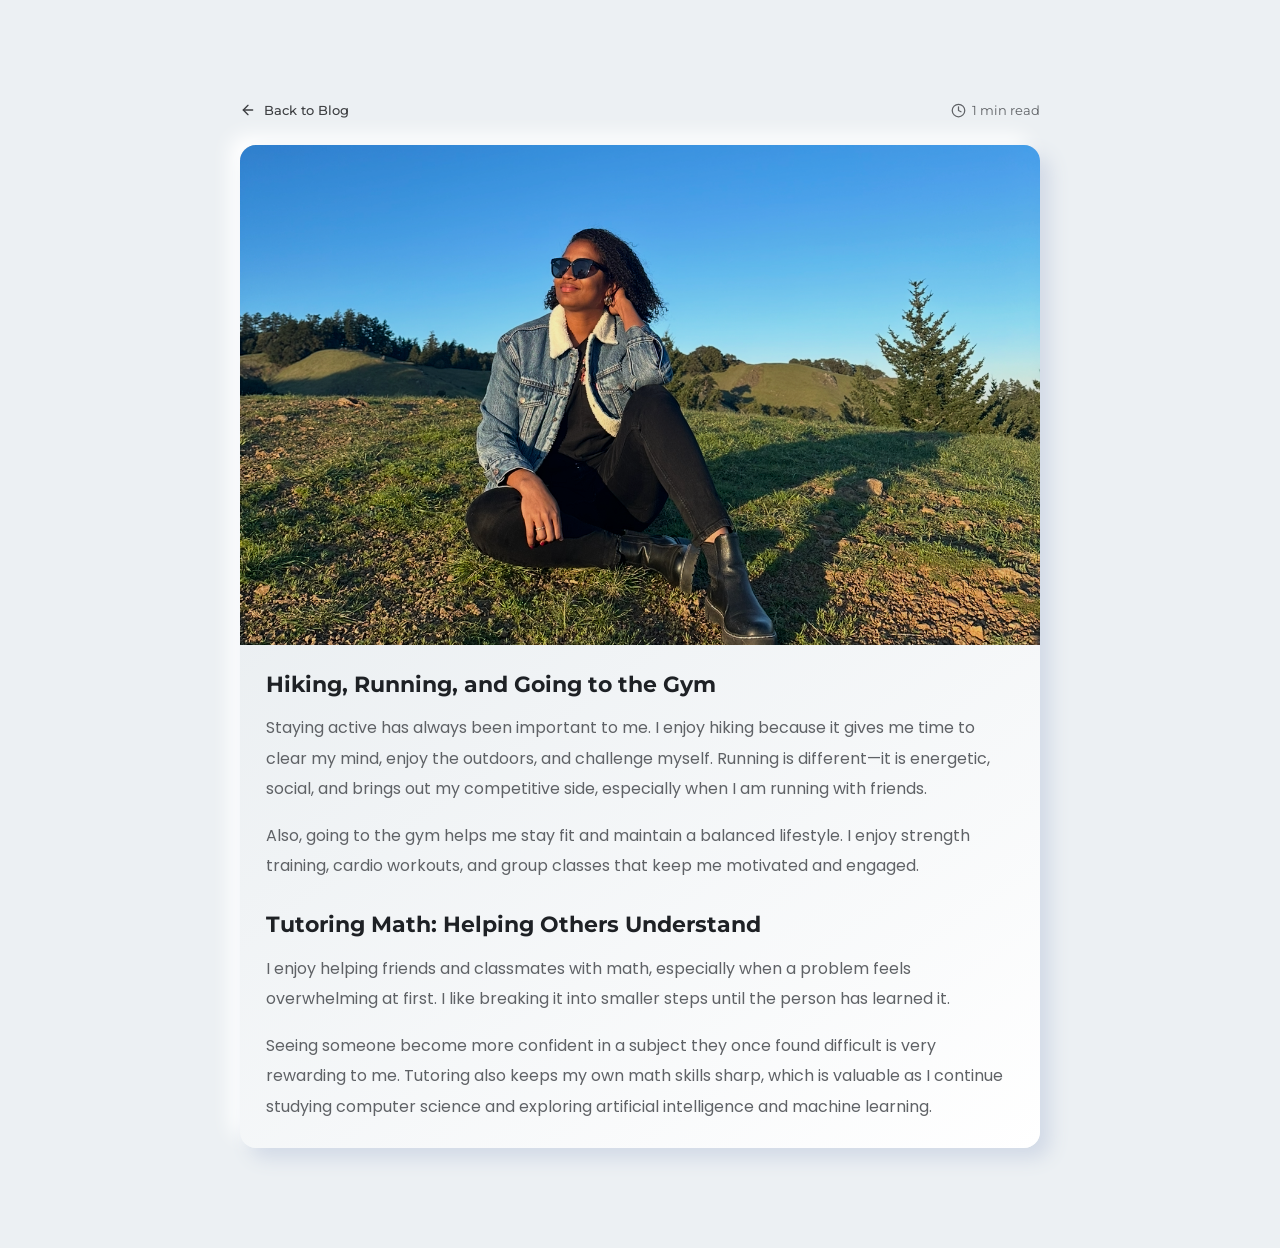
<file: blog-hobby.html>
<!DOCTYPE html>
<html lang="en">
<head>
  <meta charset="UTF-8" />
  <meta name="viewport" content="width=device-width, initial-scale=1.0" />
  <title>Hobby Blog | Tania St Vil</title>
  <meta name="description" content="Hobbies, events, and interests from Tania St Vil." />
  <link rel="stylesheet" href="assets/css/style.css" />
</head>
<body>
  <main>
    <section class="section-gap">
      <div class="container" style="max-width: 860px;">
        <div class="article-page__topbar">
          <a class="blog-card__link" href="index.html#blog">
            <svg viewBox="0 0 24 24" fill="none" stroke="currentColor" stroke-width="2" stroke-linecap="round" stroke-linejoin="round"><line x1="19" y1="12" x2="5" y2="12"></line><polyline points="12 19 5 12 12 5"></polyline></svg>
            Back to Blog
          </a>
          <span class="blog-card__readtime"><svg viewBox="0 0 24 24" fill="none" stroke="currentColor" stroke-width="2" stroke-linecap="round" stroke-linejoin="round"><circle cx="12" cy="12" r="10"/><polyline points="12 6 12 12 16 14"/></svg>1 min read</span>
        </div>

        <article class="blog-card reveal visible">
          <div class="blog-card__thumb">
            <img src="assets/images/hobb.png" alt="Hobby blog cover" />
          </div>
          <div class="blog-card__body">
         <section class="article-page__section">
  <h2>Hiking, Running, and Going to the Gym</h2>

  <p>
    Staying active has always been important to me. I enjoy hiking because it
    gives me time to clear my mind, enjoy the outdoors, and challenge myself.
    Running is different—it is energetic, social, and brings out my competitive
    side, especially when I am running with friends.
  </p>
  <p>Also, going to the gym helps me stay fit and maintain a balanced lifestyle. I enjoy strength training, cardio workouts, and group classes that keep me motivated and engaged.</p>


</section>


<section class="article-page__section">
  <h2>Tutoring Math: Helping Others Understand</h2>

  <p>
    I enjoy helping friends and classmates with math, especially when a
    problem feels overwhelming at first. I like breaking it into smaller steps until the person has learned it.
  </p>

  <p>
    Seeing someone become more confident in a subject they once found
    difficult is very rewarding to me. Tutoring also keeps my own math skills
    sharp, which is valuable as I continue studying computer science and
    exploring artificial intelligence and machine learning.
  </p>
</section> </div>
        </article>
      </div>
    </section>
  </main>
</body>
</html>
</file>
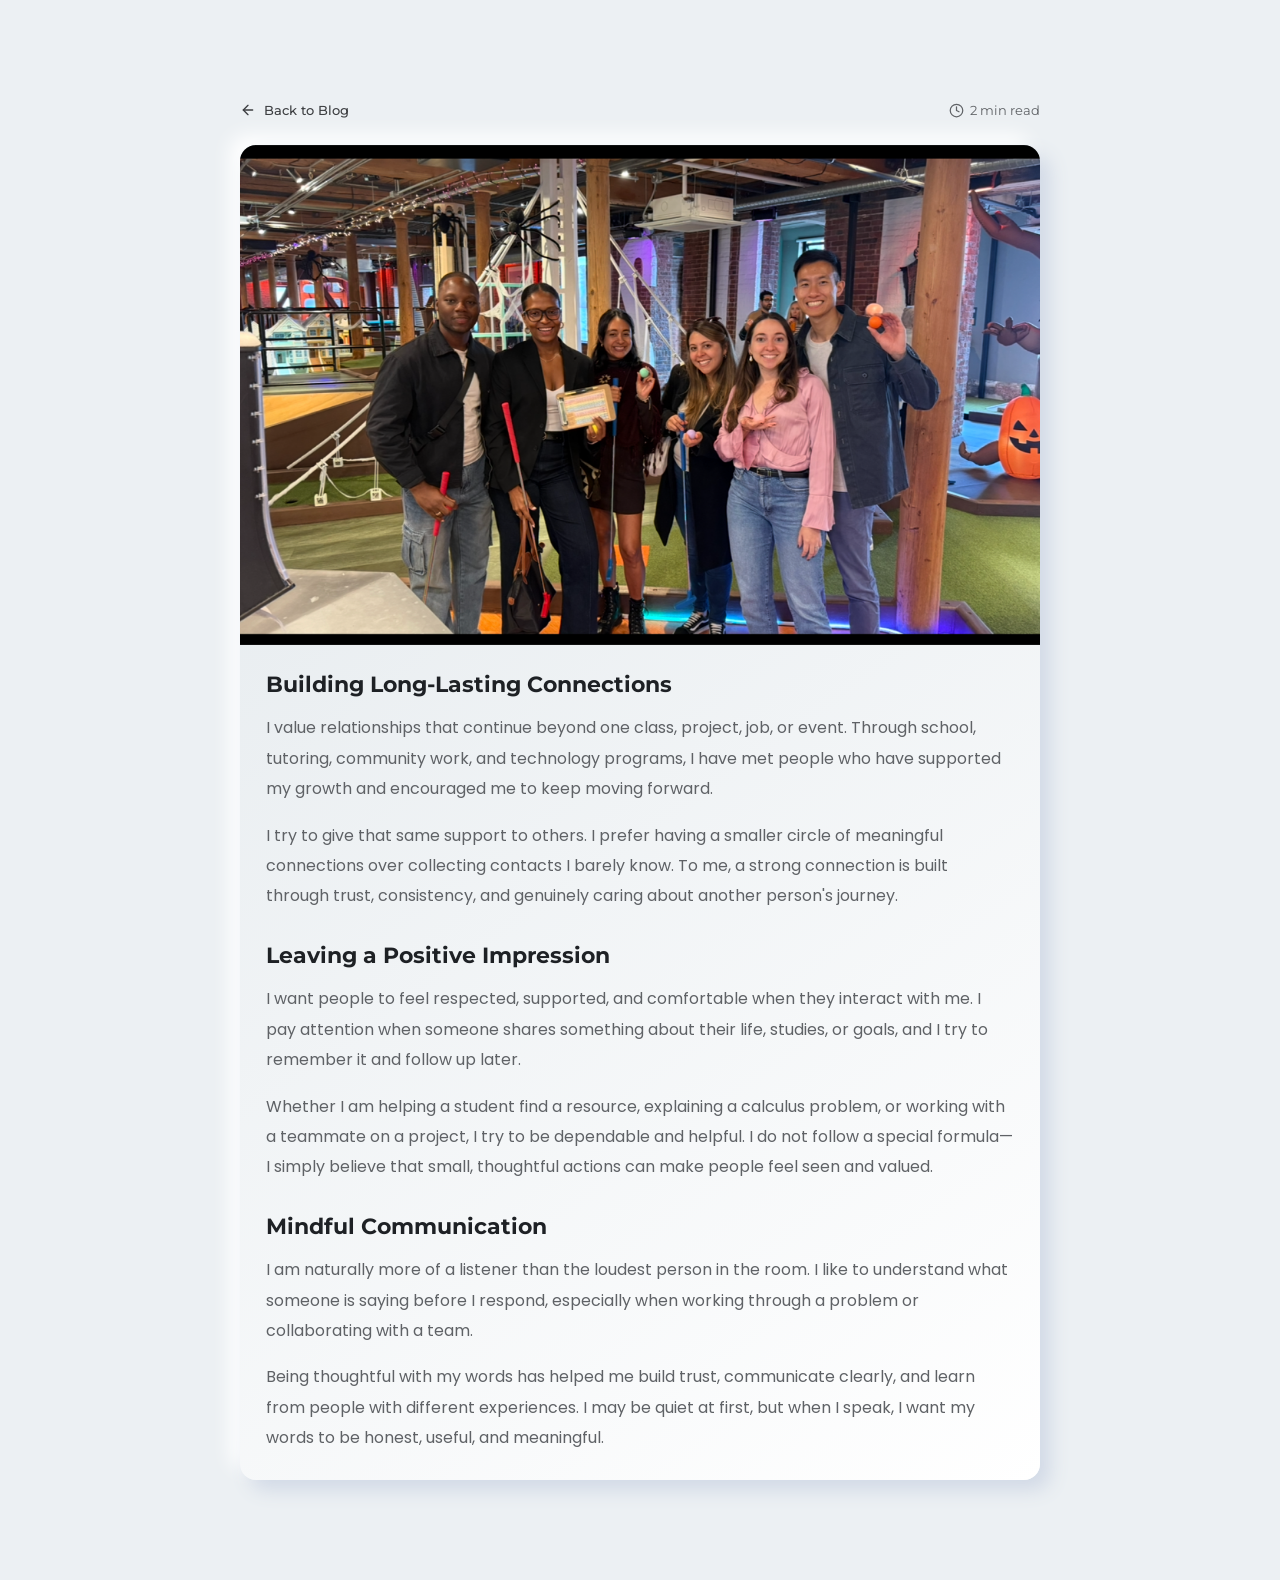
<file: blog-personal.html>
<!DOCTYPE html>
<html lang="en">
<head>
  <meta charset="UTF-8" />
  <meta name="viewport" content="width=device-width, initial-scale=1.0" />
  <title>Personal Blog | Tania St Vil</title>
  <meta name="description" content="Personal reflections and life moments from Tania St Vil." />
  <link rel="stylesheet" href="assets/css/style.css" />
</head>
<body>
  <main>
    <section class="section-gap">
      <div class="container" style="max-width: 860px;">
        <div class="article-page__topbar">
          <a class="blog-card__link" href="index.html#blog">
            <svg viewBox="0 0 24 24" fill="none" stroke="currentColor" stroke-width="2" stroke-linecap="round" stroke-linejoin="round"><line x1="19" y1="12" x2="5" y2="12"></line><polyline points="12 19 5 12 12 5"></polyline></svg>
            Back to Blog
          </a>
          <span class="blog-card__readtime"><svg viewBox="0 0 24 24" fill="none" stroke="currentColor" stroke-width="2" stroke-linecap="round" stroke-linejoin="round"><circle cx="12" cy="12" r="10"/><polyline points="12 6 12 12 16 14"/></svg>2 min read</span>
        </div>

        <article class="blog-card reveal visible">
          <div class="blog-card__thumb">
            <img src="assets/images/personal.png" alt="Personal blog cover" />
          </div>
          <div class="blog-card__body">
            <section class="article-page__section">
  <h2>Building Long-Lasting Connections</h2>

  <p>
    I value relationships that continue beyond one class, project, job, or
    event. Through school, tutoring, community work, and technology programs,
    I have met people who have supported my growth and encouraged me to keep
    moving forward.
  </p>

  <p>
    I try to give that same support to others. I prefer having a smaller
    circle of meaningful connections over collecting contacts I barely know.
    To me, a strong connection is built through trust, consistency, and
    genuinely caring about another person's journey.
  </p>
</section>


<section class="article-page__section">
  <h2>Leaving a Positive Impression</h2>

  <p>
    I want people to feel respected, supported, and comfortable when they
    interact with me. I pay attention when someone shares something about
    their life, studies, or goals, and I try to remember it and follow up
    later.
  </p>

  <p>
    Whether I am helping a student find a resource, explaining a calculus
    problem, or working with a teammate on a project, I try to be dependable
    and helpful. I do not follow a special formula—I simply believe that small,
    thoughtful actions can make people feel seen and valued.
  </p>
</section>


<section class="article-page__section">
  <h2>Mindful Communication</h2>

  <p>
    I am naturally more of a listener than the loudest person in the room. I
    like to understand what someone is saying before I respond, especially
    when working through a problem or collaborating with a team.
  </p>

  <p>
    Being thoughtful with my words has helped me build trust, communicate
    clearly, and learn from people with different experiences. I may be quiet
    at first, but when I speak, I want my words to be honest, useful, and
    meaningful.
  </p>
</section>
</div>
        </article>
      </div>
    </section>
  </main>
</body>
</html>
</file>
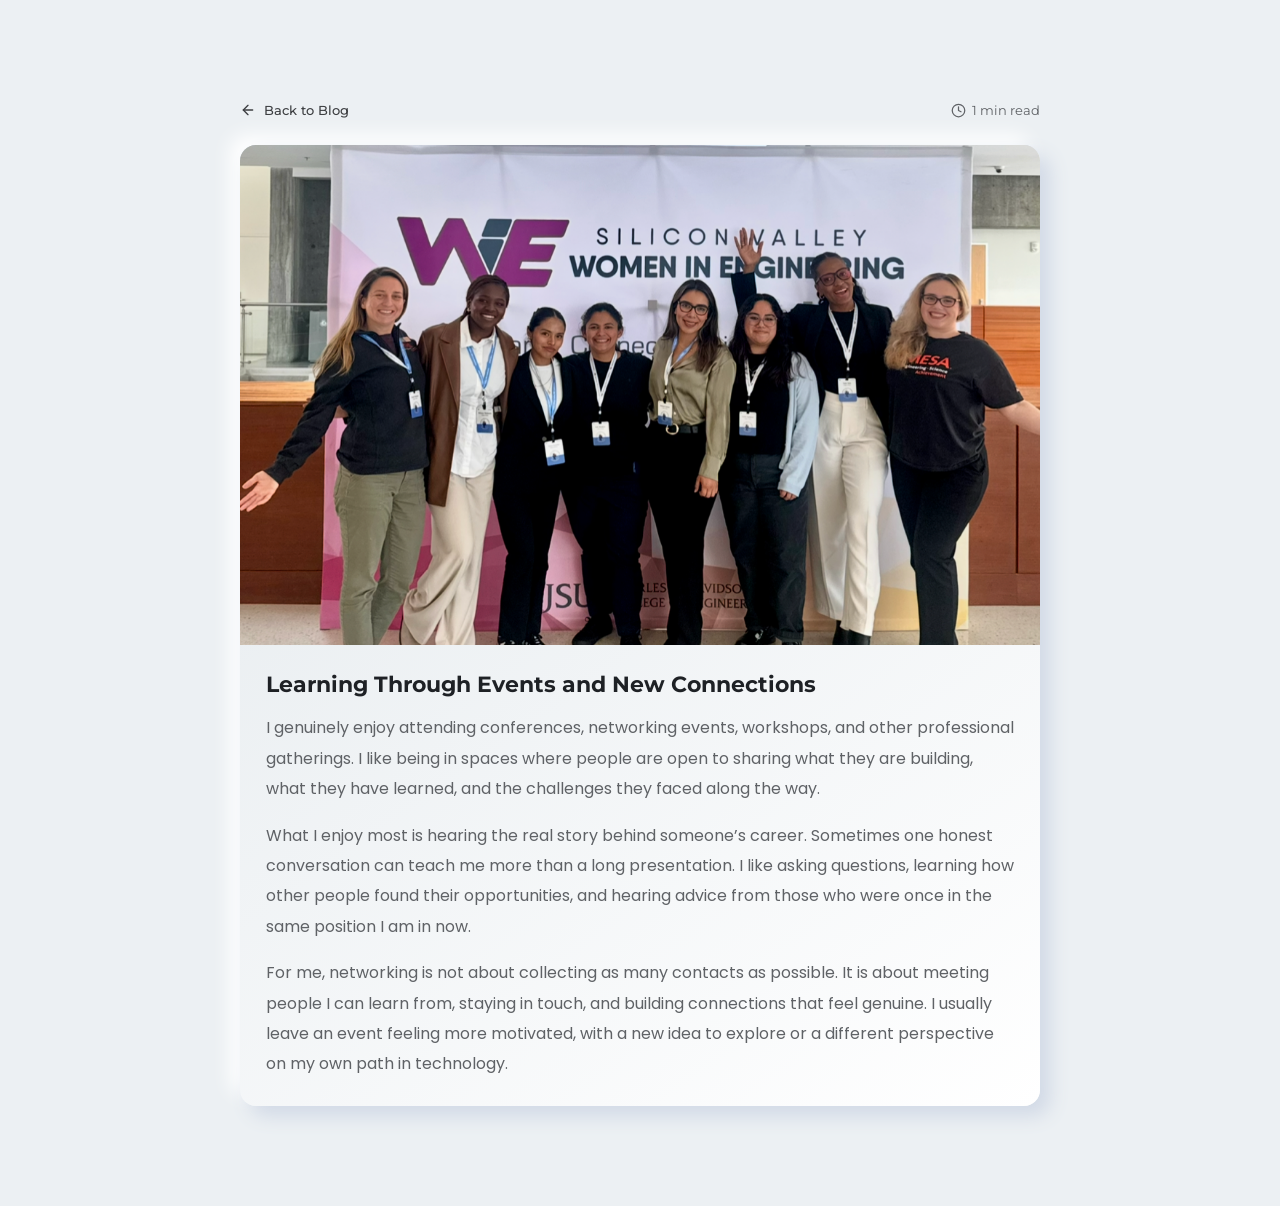
<file: blog-professional.html>
<!DOCTYPE html>
<html lang="en">
<head>
  <meta charset="UTF-8" />
  <meta name="viewport" content="width=device-width, initial-scale=1.0" />
  <title>Professional Blog | Tania St Vil</title>
  <meta name="description" content="Professional updates, projects, and technical growth by Tania St Vil." />
  <link rel="stylesheet" href="assets/css/style.css" />
</head>
<body>
  <main>
    <section class="section-gap">
      <div class="container" style="max-width: 860px;">
        <div class="article-page__topbar">
          <a class="blog-card__link" href="index.html#blog">
            <svg viewBox="0 0 24 24" fill="none" stroke="currentColor" stroke-width="2" stroke-linecap="round" stroke-linejoin="round"><line x1="19" y1="12" x2="5" y2="12"></line><polyline points="12 19 5 12 12 5"></polyline></svg>
            Back to Blog
          </a>
          <span class="blog-card__readtime"><svg viewBox="0 0 24 24" fill="none" stroke="currentColor" stroke-width="2" stroke-linecap="round" stroke-linejoin="round"><circle cx="12" cy="12" r="10"/><polyline points="12 6 12 12 16 14"/></svg>1 min read</span>
        </div>

        <article class="blog-card reveal visible">
          <div class="blog-card__thumb">
            <img src="assets/images/blog/post-1.png" alt="Professional blog cover" />
          </div>
          <div class="blog-card__body">
    <section class="article-page__section">
  <h2>Learning Through Events and New Connections</h2>

  <p>
    I genuinely enjoy attending conferences, networking events, workshops,
    and other professional gatherings. I like being in spaces where people
    are open to sharing what they are building, what they have learned, and
    the challenges they faced along the way.
  </p>

  <p>
    What I enjoy most is hearing the real story behind someone’s career.
    Sometimes one honest conversation can teach me more than a long
    presentation. I like asking questions, learning how other people found
    their opportunities, and hearing advice from those who were once in the
    same position I am in now.
  </p>

  <p>
    For me, networking is not about collecting as many contacts as possible.
    It is about meeting people I can learn from, staying in touch, and building
    connections that feel genuine. I usually leave an event feeling more
    motivated, with a new idea to explore or a different perspective on my
    own path in technology.
  </p>
</section>



 </div>
        </article>
      </div>
    </section>
  </main>
</body>
</html>
</file>
<file: assets/css/style.css>
/* =============================================================
   Tania St Vil — Portfolio
   Style inspired by the "Inbio" personal portfolio (light neumorphic).
   Sections: Variables · Reset · Buttons · Header/Nav · Hero ·
   Section Title · Experience/Education · Skills · Projects ·
   Certifications · Contact/Footer · Reveal · Responsive
   ============================================================= */

/* ---------------- 01. Variables ---------------- */
@import url("https://fonts.googleapis.com/css2?family=Montserrat:wght@300;400;500;600;700&family=Poppins:wght@200;300;400;500;600;700&display=swap");

:root {
  --color-primary: #ff014f;
  --color-primary-2: #d11414;
  --color-subtitle: #f9004d;

  --bg-body: #ecf0f3;
  --bg-card: #ecf0f3;
  --bg-gradient: linear-gradient(145deg, #e2e8ec, #ffffff);
  --bg-gradient-hover: linear-gradient(145deg, #ff014f, #d11414);

  --shadow-1: 10px 10px 19px #d1d9e6, -10px -10px 19px #ffffff;
  --shadow-2: inset 6px 6px 12px #d1d9e6, inset -6px -6px 12px #ffffff;
  --shadow-btn: -3px -3px 6px #ffffff, 3px 3px 6px #d1d9e6;

  --color-heading: #1e2125;
  --color-body: #5f6266;
  --color-light: #3c3e41;
  --color-border: #dce1e4;

  --font-primary: "Poppins", sans-serif;
  --font-secondary: "Montserrat", sans-serif;

  --transition: 0.4s;
  --container: 1230px;
}

/* ---------------- 02. Reset ---------------- */
* { box-sizing: border-box; margin: 0; padding: 0; }

html { font-size: 62.5%; scroll-behavior: smooth; overflow-x: hidden; }

body {
  background-color: var(--bg-body);
  color: var(--color-body);
  font-family: var(--font-primary);
  font-size: 1.6rem;
  line-height: 1.6;
  -webkit-font-smoothing: antialiased;
  width: 100%;
  max-width: 100%;
  overflow-x: hidden;
}

h1, h2, h3, h4, h5, h6 {
  font-family: var(--font-secondary);
  color: var(--color-heading);
  font-weight: 700;
  line-height: 1.3;
}

a { text-decoration: none; color: inherit; transition: var(--transition); }
img { max-width: 100%; height: auto; display: block; }
ul { list-style: none; }

.container {
  width: 100%;
  max-width: var(--container);
  margin: 0 auto;
  padding: 0 30px;
}

.section-gap { padding: 100px 0; }

.section-separator { border-top: 1px solid var(--color-border); }

.highlight { color: var(--color-primary); }

/* ---------------- 03. Buttons ---------------- */
.btn {
  display: inline-flex;
  align-items: center;
  gap: 8px;
  font-family: var(--font-secondary);
  font-size: 1.4rem;
  font-weight: 500;
  letter-spacing: 0.5px;
  text-transform: uppercase;
  color: var(--color-primary);
  padding: 14px 30px;
  border-radius: 6px;
  background: var(--bg-card);
  box-shadow: var(--shadow-btn);
  border: none;
  cursor: pointer;
  transition: var(--transition);
}

/* Both buttons: white background + red text by default */
.btn--primary {
  color: var(--color-primary);
  background: var(--bg-card);
  box-shadow: var(--shadow-btn);
  transform: none;
}

/* On hover/click: red background + white text */
.btn:hover,
.btn--primary:hover,
.btn:active,
.btn--primary:active {
  color: #ffffff;
  background: var(--bg-gradient-hover);
  box-shadow: 0 10px 22px rgba(255, 1, 79, 0.28);
  transform: translateY(-2px);
}

.btn--sm { padding: 9px 20px; font-size: 1.2rem; }

/* small pill used inside cards (location tag) */
.tag-btn {
  display: inline-block;
  font-family: var(--font-secondary);
  font-size: 1.3rem;
  font-weight: 500;
  color: var(--color-light);
  padding: 10px 22px;
  border-radius: 6px;
  background: var(--bg-card);
  box-shadow: var(--shadow-btn);
  white-space: nowrap;
}

/* ---------------- 04. Header / Nav ---------------- */
.header {
  position: fixed;
  top: 0;
  left: 0;
  width: 100%;
  z-index: 999;
  background: rgba(236, 240, 243, 0.85);
  backdrop-filter: blur(10px);
  border-bottom: 1px solid var(--color-border);
  transition: var(--transition);
}

.header__inner {
  display: flex;
  align-items: center;
  justify-content: space-between;
  height: 80px;
}

.logo {
  display: inline-flex;
  align-items: center;
  gap: 10px;
  padding: 6px 12px 6px 6px;
  border-radius: 999px;
  background: var(--bg-card);
  box-shadow: var(--shadow-btn);
  font-family: var(--font-secondary);
  font-weight: 700;
  font-size: 1.6rem;
  color: var(--color-heading);
  letter-spacing: 0.4px;
}
.logo:hover { color: var(--color-primary); }

.logo__avatar {
  width: 40px;
  height: 40px;
  border-radius: 50%;
  object-fit: cover;
  object-position: center top;
  background-color: #ffffff;
  border: 2px solid #ffffff;
  box-shadow: 0 0 0 2px rgba(255, 1, 79, 0.24), 0 6px 14px rgba(30, 33, 37, 0.15);
  transition: transform var(--transition), box-shadow var(--transition);
}

.logo:hover .logo__avatar {
  transform: scale(1.04);
  box-shadow: 0 0 0 2px rgba(255, 1, 79, 0.35), 0 8px 16px rgba(30, 33, 37, 0.18);
}

.logo__text {
  font-size: 1.4rem;
  font-weight: 600;
  line-height: 1;
}

.nav__list { display: flex; align-items: center; gap: 8px; }

.nav__link {
  font-family: var(--font-secondary);
  font-size: 1.5rem;
  font-weight: 500;
  color: var(--color-light);
  padding: 10px 16px;
  border-radius: 6px;
}
.nav__link:hover,
.nav__link.active { color: var(--color-primary); }

.nav__toggle,
.nav__close {
  display: none;
  background: none;
  border: none;
  color: var(--color-heading);
  cursor: pointer;
}
.nav__toggle svg, .nav__close svg { width: 26px; height: 26px; }

/* ---------------- 05. Hero ---------------- */
.hero { padding: 150px 0 100px; }

.hero__grid {
  display: grid;
  grid-template-columns: 5fr 7fr;
  gap: 50px;
  align-items: center;
}

.hero__card {
  background: var(--bg-gradient);
  border-radius: 20px;
  padding: 40px;
  box-shadow: var(--shadow-1);
}

.hero__icon {
  display: inline-flex;
  align-items: center;
  justify-content: center;
  width: 54px;
  height: 54px;
  border-radius: 50%;
  background: var(--bg-card);
  box-shadow: var(--shadow-btn);
  color: var(--color-primary);
  margin-bottom: 24px;
}
.hero__icon svg { width: 26px; height: 26px; }

.hero__title {
  font-size: 4rem;
  margin-bottom: 14px;
}
.hero__subtitle {
  font-size: 1.6rem;
  color: var(--color-body);
  margin-bottom: 30px;
}

.hero__info { display: grid; gap: 16px; margin-bottom: 34px; }
.hero__info-item {
  display: flex;
  align-items: center;
  gap: 14px;
  font-size: 1.5rem;
  color: var(--color-light);
}
.hero__info-item svg { width: 20px; height: 20px; color: var(--color-primary); flex-shrink: 0; }

.hero__actions-label {
  display: block;
  font-size: 1.4rem;
  color: var(--color-body);
  margin-bottom: 14px;
}
.hero__actions { display: flex; flex-wrap: wrap; gap: 16px; }

.hero__photo {
  position: relative;
  border-radius: 20px;
  overflow: hidden;
  box-shadow: var(--shadow-1);
  background: var(--bg-gradient);
}
.hero__photo img { width: 100%; height: 100%; object-fit: cover; border-radius: 20px; }

.photo-placeholder {
  aspect-ratio: 4 / 5;
  display: flex;
  flex-direction: column;
  align-items: center;
  justify-content: center;
  gap: 14px;
  color: var(--color-body);
  text-align: center;
  padding: 30px;
  border: 2px dashed var(--color-border);
  border-radius: 20px;
}
.photo-placeholder svg { width: 64px; height: 64px; color: var(--color-primary); opacity: 0.8; }
.photo-placeholder span { font-size: 1.4rem; }

/* ---------------- 06. Section Title ---------------- */
.section-title { text-align: center; margin-bottom: 50px; }
.section-title .subtitle {
  display: inline-block;
  font-family: var(--font-secondary);
  font-size: 1.6rem;
  font-weight: 500;
  color: var(--color-subtitle);
  margin-bottom: 12px;
}
.section-title .title { font-size: 3.6rem; }

/* ---------------- 07. Experience / Education cards ---------------- */
.card-list { display: grid; gap: 30px; }

.exp-card {
  display: flex;
  align-items: center;
  justify-content: space-between;
  gap: 24px;
  background: var(--bg-gradient);
  border-radius: 14px;
  padding: 30px;
  box-shadow: var(--shadow-1);
  transition: var(--transition);
}
.exp-card:hover { transform: translateY(-5px); }

.exp-card__left { display: flex; align-items: center; gap: 24px; }

.exp-card__logo {
  position: relative;
  flex-shrink: 0;
  width: 70px;
  height: 70px;
  border-radius: 12px;
  display: flex;
  align-items: center;
  justify-content: center;
  background: var(--bg-card);
  box-shadow: var(--shadow-btn);
  overflow: hidden;
  font-family: var(--font-secondary);
  font-weight: 700;
  font-size: 2rem;
  color: var(--color-primary);
}
.exp-card__logo img {
  position: absolute;
  inset: 0;
  width: 100%;
  height: 100%;
  object-fit: contain;
  padding: 8px;
  background: #fff;
  border-radius: 12px;
}

.exp-card__date {
  display: block;
  font-size: 1.4rem;
  color: var(--color-primary);
  margin-bottom: 6px;
}
.exp-card__title { font-size: 2rem; margin-bottom: 4px; }
.exp-card__subtitle {
  font-size: 1.5rem;
  color: var(--color-light);
  font-family: var(--font-primary);
  font-weight: 500;
  margin-bottom: 8px;
}
.exp-card__desc { font-size: 1.5rem; color: var(--color-body); max-width: 640px; }
.exp-card__right { flex-shrink: 0; }

/* ---------------- 08. Skills (tabs + bars) ---------------- */
.tabs__nav {
  display: flex;
  flex-wrap: wrap;
  gap: 10px;
  justify-content: center;
  margin-bottom: 45px;
}
.tabs__btn {
  font-family: var(--font-secondary);
  font-size: 1.5rem;
  font-weight: 500;
  color: var(--color-light);
  background: var(--bg-card);
  box-shadow: var(--shadow-btn);
  border: none;
  border-radius: 6px;
  padding: 12px 26px;
  cursor: pointer;
  transition: var(--transition);
}
.tabs__btn.active { color: var(--color-primary); box-shadow: var(--shadow-2); }

.tabs__panel { display: none; }
.tabs__panel.active { display: block; animation: fadeIn 0.5s ease; }

.skills-grid { display: grid; grid-template-columns: 1fr 1fr; gap: 50px; }

.skills-block .subtitle {
  font-family: var(--font-secondary);
  font-size: 1.4rem;
  color: var(--color-subtitle);
  display: block;
  margin-bottom: 6px;
}
.skills-block .block-title { font-size: 2.2rem; margin-bottom: 26px; }

.progress-item { margin-bottom: 24px; }
.progress-item h6 {
  font-size: 1.5rem;
  color: var(--color-light);
  margin-bottom: 10px;
  display: flex;
  justify-content: space-between;
}
.progress-bar-wrap {
  height: 10px;
  border-radius: 20px;
  background: var(--bg-card);
  box-shadow: var(--shadow-2);
  overflow: hidden;
}
.progress-bar-fill {
  height: 100%;
  width: 0;
  border-radius: 20px;
  background: var(--bg-gradient-hover);
  transition: width 1.2s ease;
}

/* certifications / list style used in tabs */
.info-list { display: grid; gap: 22px; }
.info-item {
  background: var(--bg-gradient);
  border-radius: 12px;
  padding: 24px;
  box-shadow: var(--shadow-1);
}
.info-item__head {
  display: flex;
  justify-content: space-between;
  gap: 16px;
  margin-bottom: 10px;
}
.info-item__head h4 { font-size: 1.7rem; }
.info-item__head span { font-size: 1.3rem; color: var(--color-primary); white-space: nowrap; }
.info-item p { font-size: 1.4rem; color: var(--color-body); }

.chip-group { display: flex; flex-wrap: wrap; gap: 12px; }
.chip {
  font-family: var(--font-secondary);
  font-size: 1.4rem;
  font-weight: 500;
  color: var(--color-light);
  padding: 10px 20px;
  border-radius: 6px;
  background: var(--bg-card);
  box-shadow: var(--shadow-btn);
  transition: var(--transition);
}
.chip:hover { color: var(--color-primary); transform: translateY(-3px); }

/* ---------------- 09. Projects ---------------- */
.projects-grid {
  display: grid;
  grid-template-columns: repeat(3, 1fr);
  gap: 30px;
}
.project-card {
  background: var(--bg-gradient);
  border-radius: 16px;
  padding: 30px;
  box-shadow: var(--shadow-1);
  display: flex;
  flex-direction: column;
  transition: var(--transition);
}
.project-card:hover { transform: translateY(-6px); }

.project-card__icon {
  width: 60px;
  height: 60px;
  border-radius: 12px;
  display: flex;
  align-items: center;
  justify-content: center;
  background: var(--bg-card);
  box-shadow: var(--shadow-btn);
  color: var(--color-primary);
  margin-bottom: 24px;
}
.project-card__icon svg { width: 30px; height: 30px; }

.project-card__title { font-size: 2rem; margin-bottom: 12px; }
.project-card__desc { font-size: 1.5rem; color: var(--color-body); margin-bottom: 20px; flex-grow: 1; }

.project-card__tags { display: flex; flex-wrap: wrap; gap: 8px; margin-bottom: 22px; }
.project-card__tags span {
  font-size: 1.2rem;
  color: var(--color-light);
  padding: 5px 12px;
  border-radius: 20px;
  border: 1px solid var(--color-border);
}

.project-card__links { display: flex; gap: 14px; }
.project-card__links a {
  display: inline-flex;
  align-items: center;
  gap: 6px;
  font-family: var(--font-secondary);
  font-size: 1.3rem;
  font-weight: 500;
  color: var(--color-light);
}
.project-card__links a:hover { color: var(--color-primary); }
.project-card__links svg { width: 16px; height: 16px; }

/* ---------------- 09b. Blog ---------------- */
.blog-grid {
  display: grid;
  grid-template-columns: repeat(3, 1fr);
  gap: 30px;
}
.blog-card {
  background: var(--bg-gradient);
  border-radius: 16px;
  box-shadow: var(--shadow-1);
  overflow: hidden;
  display: flex;
  flex-direction: column;
  transition: var(--transition);
}
.blog-card:hover { transform: translateY(-6px); }

.blog-card__thumb {
  aspect-ratio: 16 / 10;
  display: flex;
  align-items: center;
  justify-content: center;
  background: var(--bg-card);
  box-shadow: var(--shadow-2);
  color: var(--color-primary);
  overflow: hidden;
}
.blog-card__thumb img { width: 100%; height: 100%; object-fit: cover; }
.blog-card__thumb svg { width: 46px; height: 46px; opacity: 0.7; }

.blog-card__body {
  padding: 26px;
  display: flex;
  flex-direction: column;
  flex-grow: 1;
}
.blog-card__meta {
  display: flex;
  flex-wrap: wrap;
  gap: 16px;
  font-family: var(--font-secondary);
  font-size: 1.3rem;
  color: var(--color-primary);
  margin-bottom: 14px;
}
.blog-card__meta span { display: inline-flex; align-items: center; gap: 6px; }
.blog-card__meta svg { width: 15px; height: 15px; }

.blog-card__title { font-size: 1.9rem; line-height: 1.4; margin-bottom: 12px; }
.blog-card__desc { font-size: 1.5rem; color: var(--color-body); margin-bottom: 22px; flex-grow: 1; }

.blog-card__link {
  display: inline-flex;
  align-items: center;
  gap: 8px;
  font-family: var(--font-secondary);
  font-size: 1.3rem;
  font-weight: 500;
  color: var(--color-light);
  align-self: flex-start;
  transition: var(--transition);
}
.blog-card__link:hover { color: var(--color-primary); gap: 12px; }
.blog-card__link svg { width: 16px; height: 16px; }

/* Card footer: Read More (left) + read time (right) */
.blog-card__footer {
  display: flex;
  align-items: center;
  justify-content: space-between;
  gap: 12px;
  margin-top: auto;
}
.blog-card__readtime {
  display: inline-flex;
  align-items: center;
  gap: 6px;
  font-family: var(--font-secondary);
  font-size: 1.3rem;
  color: var(--color-body);
  white-space: nowrap;
}
.blog-card__readtime svg { width: 15px; height: 15px; }

/* Blog article pages (blog-*.html) */
.article-page__topbar {
  display: flex;
  align-items: center;
  justify-content: space-between;
  gap: 16px;
  margin-bottom: 24px;
}
.article-page__section { margin-bottom: 30px; }
.article-page__section:last-child { margin-bottom: 0; }
.article-page__section h2 {
  font-size: 2.2rem;
  color: var(--color-heading);
  margin-bottom: 14px;
}
.article-page__section p {
  font-size: 1.6rem;
  line-height: 1.9;
  color: var(--color-body);
  margin-bottom: 16px;
}
.article-page__section p:last-child { margin-bottom: 0; }

/* ---------------- 10. Contact / Footer ---------------- */
.contact__grid {
  display: grid;
  grid-template-columns: 1fr 1fr;
  gap: 50px;
  align-items: center;
}
.contact__card {
  background: var(--bg-gradient);
  border-radius: 20px;
  padding: 40px;
  box-shadow: var(--shadow-1);
}
.contact__lead { font-size: 1.6rem; color: var(--color-body); margin-bottom: 30px; }
.contact__items { display: grid; gap: 20px; }
.contact__item { display: flex; align-items: center; gap: 16px; }
.contact__item .ic {
  display: inline-flex;
  align-items: center;
  justify-content: center;
  width: 48px;
  height: 48px;
  border-radius: 10px;
  background: var(--bg-card);
  box-shadow: var(--shadow-btn);
  color: var(--color-primary);
  flex-shrink: 0;
}
.contact__item .ic svg { width: 22px; height: 22px; }
.contact__item span { display: block; font-size: 1.3rem; color: var(--color-body); }
.contact__item a, .contact__item strong { font-size: 1.6rem; color: var(--color-heading); font-weight: 500; }
.contact__item a:hover { color: var(--color-primary); }

.footer {
  border-top: 1px solid var(--color-border);
  padding: 40px 0;
  margin-top: 100px;
}
.footer__inner {
  display: flex;
  align-items: center;
  justify-content: space-between;
  gap: 20px;
  flex-wrap: wrap;
}
.footer__copy { font-size: 1.4rem; color: var(--color-body); }
.socials { display: flex; gap: 14px; }
.socials a {
  display: inline-flex;
  align-items: center;
  justify-content: center;
  width: 44px;
  height: 44px;
  border-radius: 50%;
  background: var(--bg-card);
  box-shadow: var(--shadow-btn);
  color: var(--color-light);
}
.socials a:hover { color: var(--color-primary); transform: translateY(-3px); }
.socials svg { width: 20px; height: 20px; }

/* ---------------- 11. Reveal animation ---------------- */
.reveal { opacity: 0; transform: translateY(40px); transition: opacity 0.6s ease, transform 0.6s ease; }
.reveal.visible { opacity: 1; transform: translateY(0); }

@keyframes fadeIn {
  from { opacity: 0; transform: translateY(15px); }
  to { opacity: 1; transform: translateY(0); }
}

/* ---------------- 12. Responsive ---------------- */
@media (max-width: 991px) {
  .hero__grid { grid-template-columns: 1fr; }
  .hero__photo { order: -1; max-width: 420px; margin: 0 auto; }
  .skills-grid { grid-template-columns: 1fr; gap: 40px; }
  .projects-grid { grid-template-columns: 1fr 1fr; }
  .blog-grid { grid-template-columns: 1fr 1fr; }
  .contact__grid { grid-template-columns: 1fr; }
  .section-title .title { font-size: 3rem; }
}

@media (max-width: 767px) {
  .nav {
    position: fixed;
    inset: 0 0 0 auto;
    width: 78%;
    max-width: 320px;
    background: var(--bg-body);
    box-shadow: var(--shadow-1);
    padding: 90px 30px 30px;
    transform: translateX(100%);
    transition: transform var(--transition);
  }
  .nav.open { transform: translateX(0); }
  .nav__list { flex-direction: column; align-items: flex-start; gap: 6px; }
  .nav__toggle { display: inline-flex; }
  .nav__close { display: inline-flex; position: absolute; top: 24px; right: 24px; }

  .section-gap { padding: 70px 0; }
  .hero { padding: 120px 0 70px; }
  .hero__title { font-size: 3.2rem; }
  .exp-card { flex-direction: column; align-items: flex-start; }
  .exp-card__right { align-self: flex-start; }
  .projects-grid { grid-template-columns: 1fr; }
  .blog-grid { grid-template-columns: 1fr; }
  .info-item__head { flex-direction: column; gap: 4px; }
  .footer__inner { flex-direction: column; text-align: center; }
}
</file>
